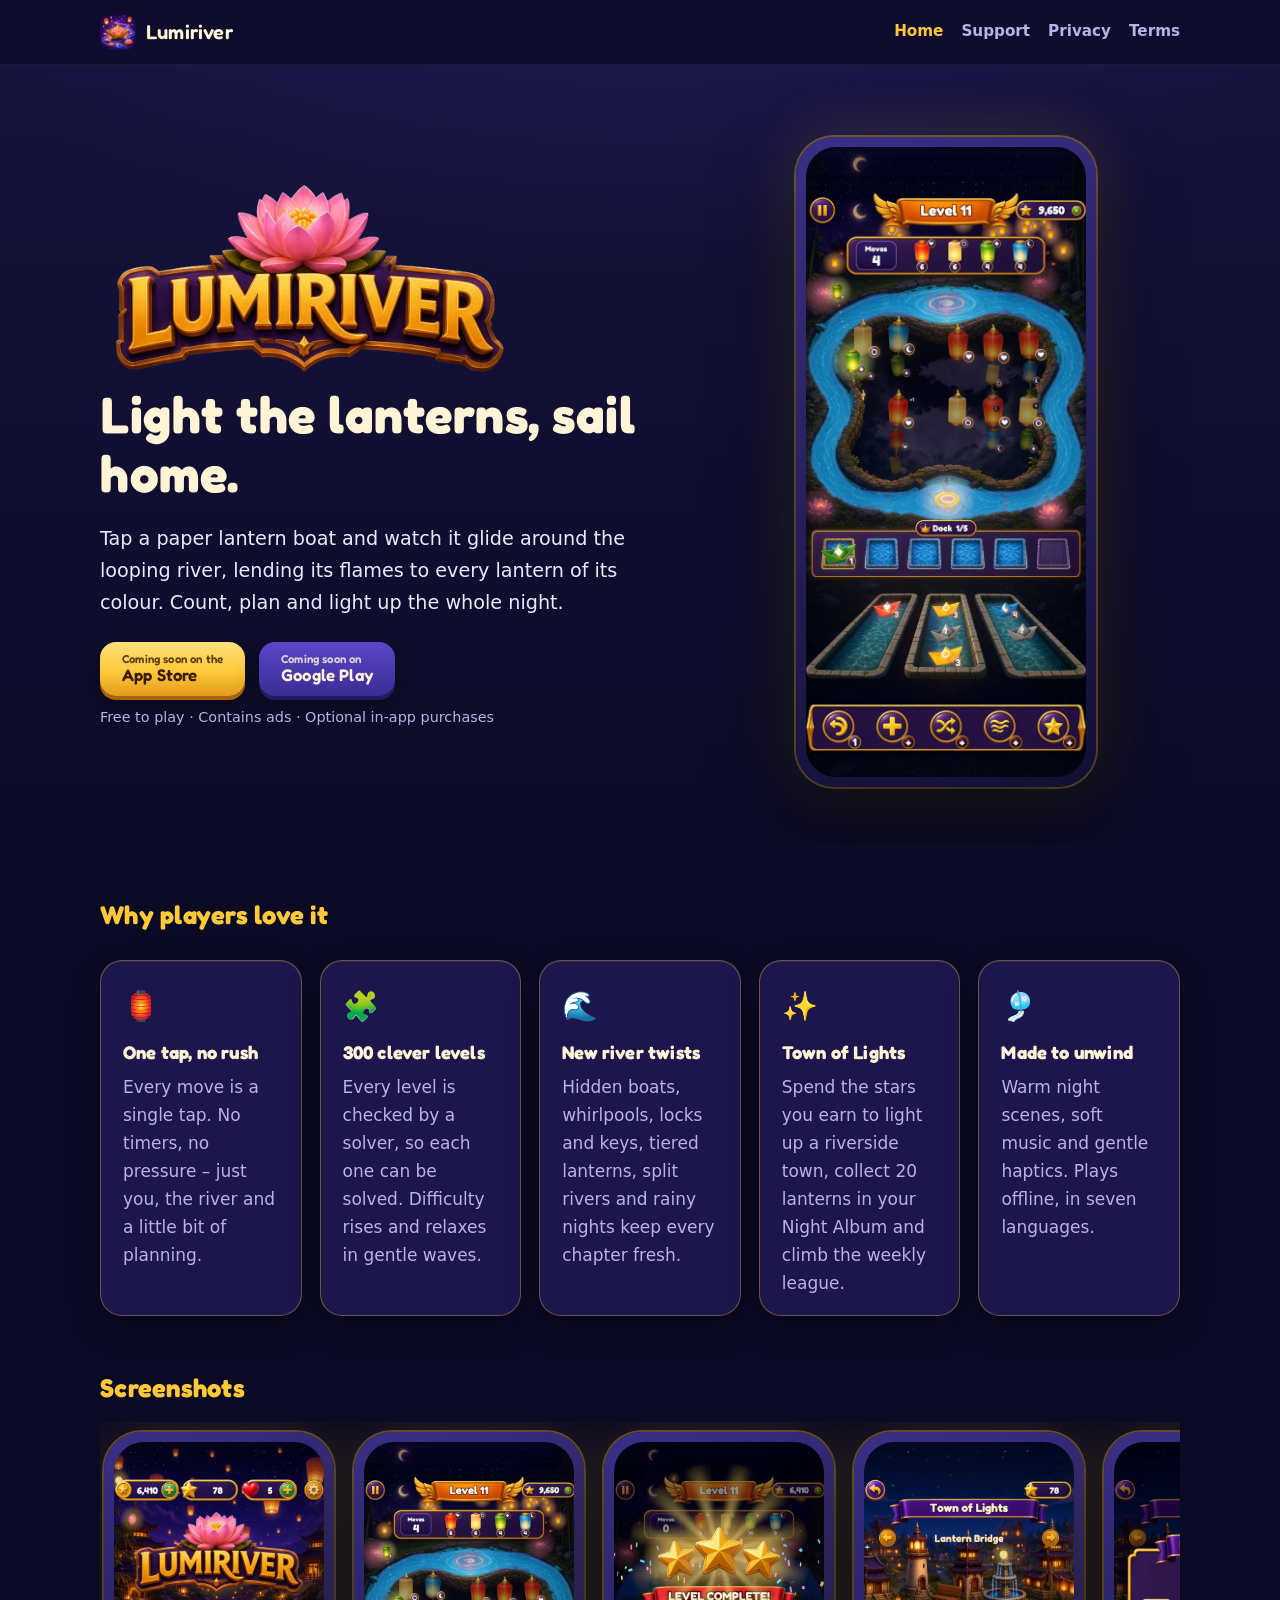
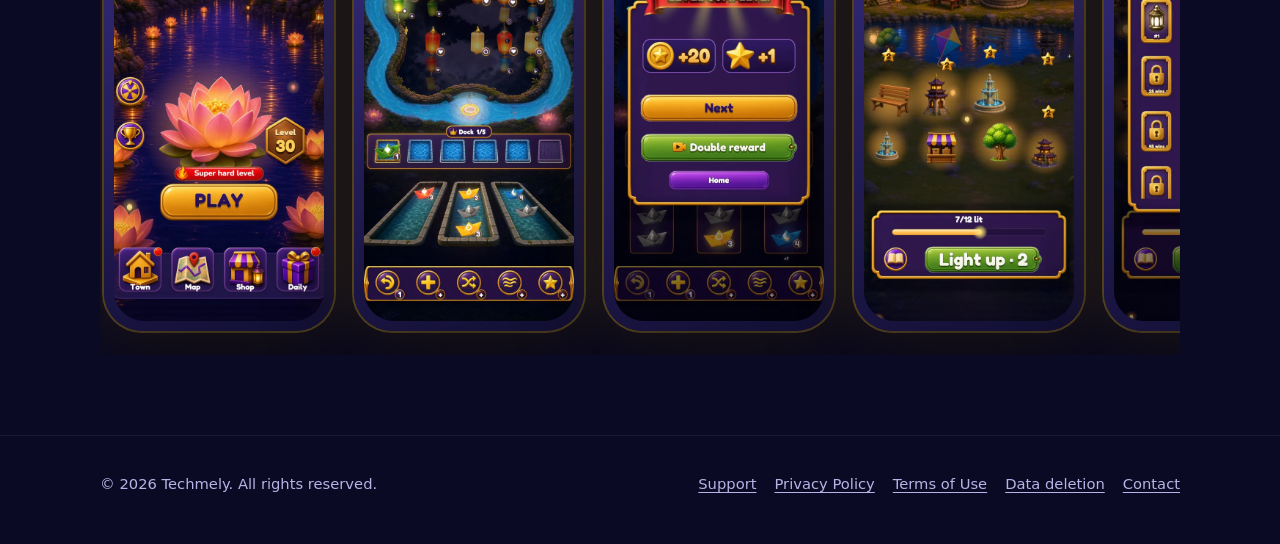
<file: index.html>
<!doctype html>
<html lang="en">
<head>
  <meta charset="utf-8">
  <meta name="viewport" content="width=device-width, initial-scale=1">
  <title>Lumiriver – Light the lanterns, sail home</title>
  <meta name="description" content="Lumiriver is a calm puzzle game: sail paper lantern boats around a glowing river and light every lantern of their colour. 300 levels, no timers.">
  <link rel="canonical" href="https://techmely.github.io/lumiriver-site/">
  <meta property="og:type" content="website">
  <meta property="og:title" content="Lumiriver – Light the lanterns, sail home">
  <meta property="og:description" content="A calm, clever lantern puzzle for quiet nights. 300 levels, no timers.">
  <meta property="og:image" content="https://techmely.github.io/lumiriver-site/assets/icon-512.webp">
  <meta name="theme-color" content="#17143f">
  <link rel="icon" type="image/png" href="assets/favicon.png">
  <link rel="apple-touch-icon" href="assets/apple-touch-icon.png">
  <link rel="stylesheet" href="assets/style.css">
</head>
<body>
  <header class="site-header">
    <div class="wrap">
      <a class="brand" href="./"><img src="assets/icon-192.png" alt="" width="36" height="36">Lumiriver</a>
      <nav class="nav">
        <a href="./" aria-current="page">Home</a>
        <a href="support.html">Support</a>
        <a href="privacy.html">Privacy</a>
        <a href="terms.html">Terms</a>
      </nav>
    </div>
  </header>

  <main>
    <section class="hero">
      <div class="wrap">
        <div>
          <img class="logo" src="assets/logo.webp" alt="Lumiriver" width="1000" height="470">
          <h1>Light the lanterns, sail home.</h1>
          <p class="lead">Tap a paper lantern boat and watch it glide around the looping river, lending its flames to every lantern of its colour. Count, plan and light up the whole night.</p>
          <div class="stores" id="download">
            <a class="btn" href="#download" aria-disabled="true"><span><small>Coming soon on the</small>App Store</span></a>
            <a class="btn secondary" href="#download" aria-disabled="true"><span><small>Coming soon on</small>Google Play</span></a>
          </div>
          <p class="note">Free to play · Contains ads · Optional in-app purchases</p>
        </div>
        <div class="phone"><img src="assets/shots/hud.webp" alt="A Lumiriver level: paper boats waiting by a glowing river lined with lantern stacks" width="600" height="1304"></div>
      </div>
    </section>

    <section class="wrap">
      <h2>Why players love it</h2>
      <div class="features">
        <div class="card"><span class="emoji" aria-hidden="true">🏮</span><h3>One tap, no rush</h3><p>Every move is a single tap. No timers, no pressure – just you, the river and a little bit of planning.</p></div>
        <div class="card"><span class="emoji" aria-hidden="true">🧩</span><h3>300 clever levels</h3><p>Every level is checked by a solver, so each one can be solved. Difficulty rises and relaxes in gentle waves.</p></div>
        <div class="card"><span class="emoji" aria-hidden="true">🌊</span><h3>New river twists</h3><p>Hidden boats, whirlpools, locks and keys, tiered lanterns, split rivers and rainy nights keep every chapter fresh.</p></div>
        <div class="card"><span class="emoji" aria-hidden="true">✨</span><h3>Town of Lights</h3><p>Spend the stars you earn to light up a riverside town, collect 20 lanterns in your Night Album and climb the weekly league.</p></div>
        <div class="card"><span class="emoji" aria-hidden="true">🎐</span><h3>Made to unwind</h3><p>Warm night scenes, soft music and gentle haptics. Plays offline, in seven languages.</p></div>
      </div>

      <h2>Screenshots</h2>
      <div class="shots">
        <div class="phone"><img src="assets/shots/home.webp" alt="Home screen by the night river" loading="lazy" width="600" height="1304"></div>
        <div class="phone"><img src="assets/shots/hud.webp" alt="Boats and lantern stacks during a level" loading="lazy" width="600" height="1304"></div>
        <div class="phone"><img src="assets/shots/win.webp" alt="Level complete with three stars" loading="lazy" width="600" height="1304"></div>
        <div class="phone"><img src="assets/shots/town.webp" alt="The Town of Lights" loading="lazy" width="600" height="1304"></div>
        <div class="phone"><img src="assets/shots/album.webp" alt="The Night Album of collectible lanterns" loading="lazy" width="600" height="1304"></div>
      </div>
    </section>
  </main>

  <footer class="site-footer">
    <div class="wrap">
      <span>© 2026 Techmely. All rights reserved.</span>
      <nav>
        <a href="support.html">Support</a>
        <a href="privacy.html">Privacy Policy</a>
        <a href="terms.html">Terms of Use</a>
        <a href="data-deletion.html">Data deletion</a>
        <a href="mailto:techmely.creation@gmail.com">Contact</a>
      </nav>
    </div>
  </footer>
</body>
</html>
</file>
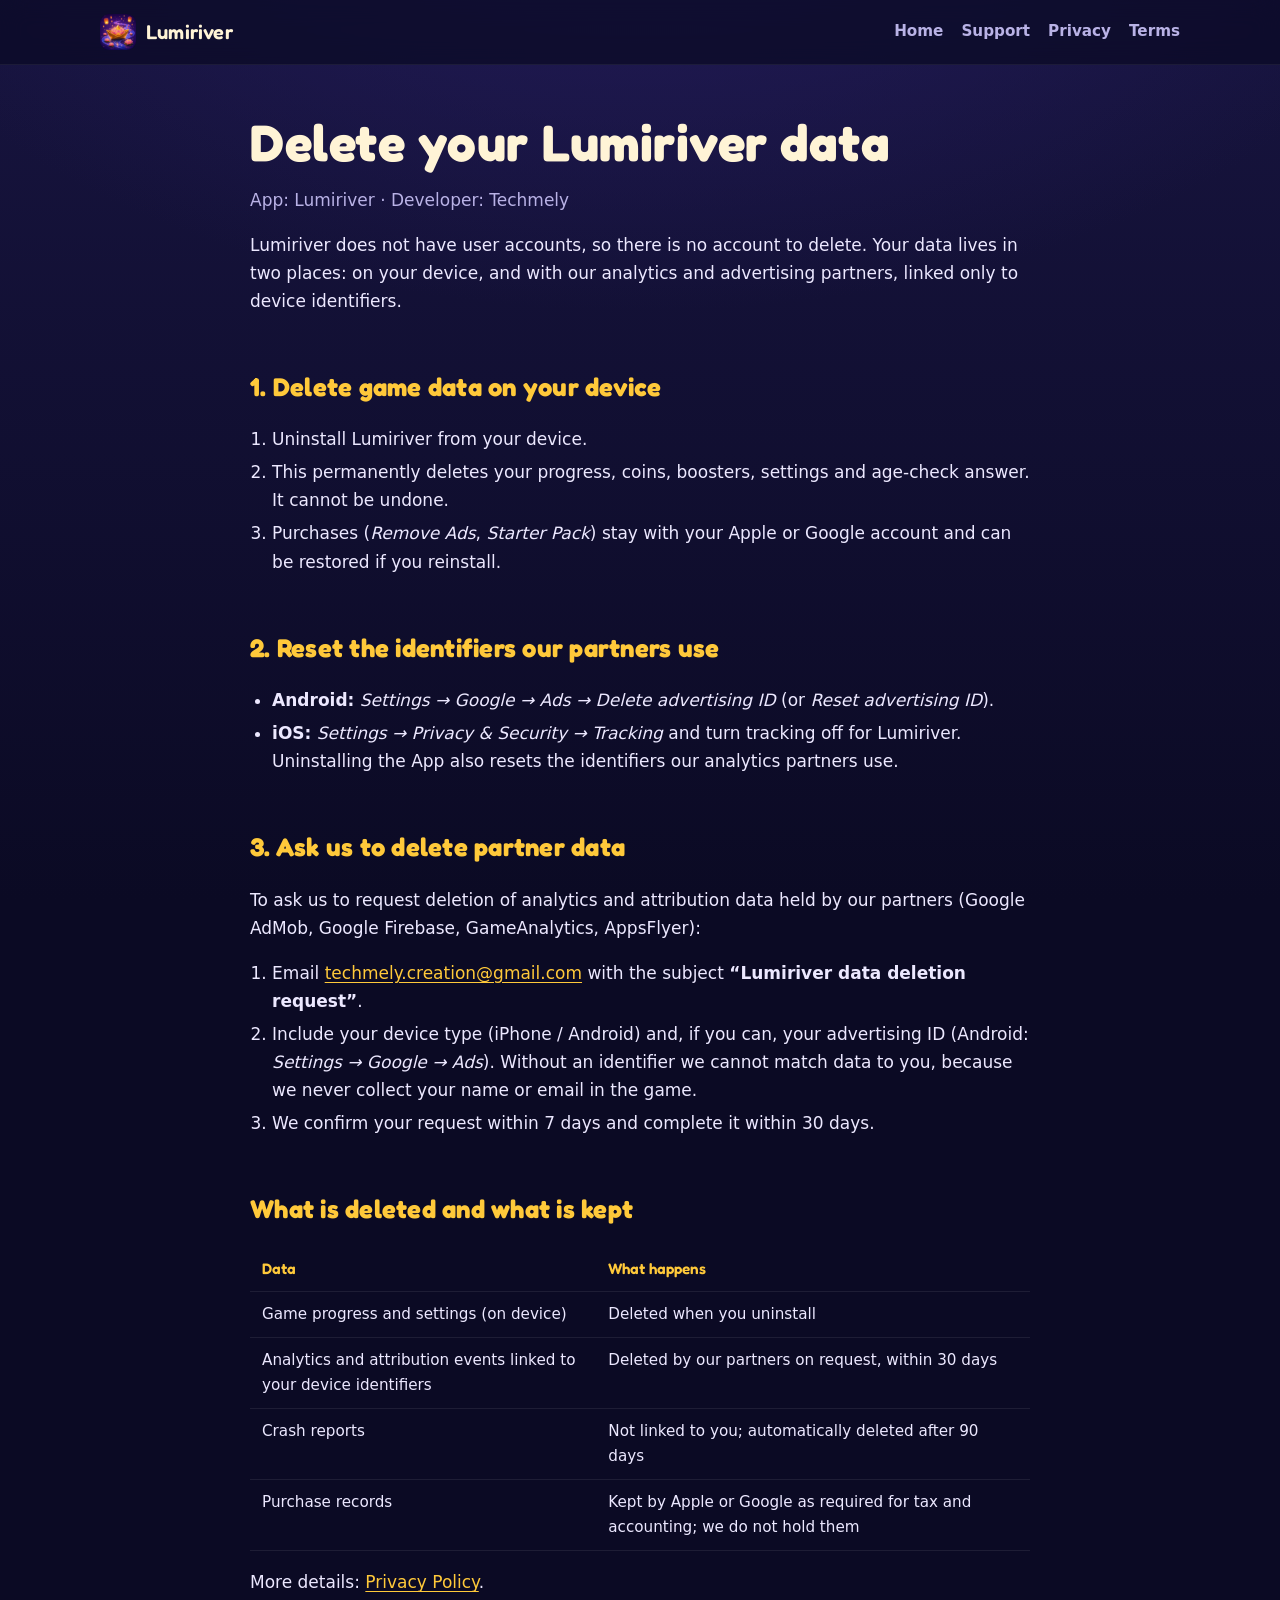
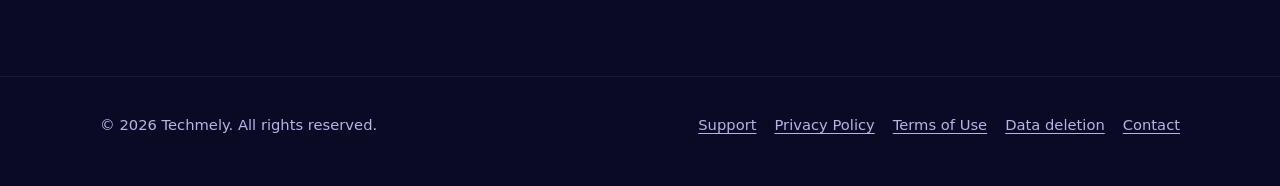
<file: data-deletion.html>
<!doctype html>
<html lang="en">
<head>
  <meta charset="utf-8">
  <meta name="viewport" content="width=device-width, initial-scale=1">
  <title>Delete your data – Lumiriver</title>
  <meta name="description" content="How to delete data associated with the Lumiriver mobile game by Techmely.">
  <link rel="canonical" href="https://techmely.github.io/lumiriver-site/data-deletion.html">
  <meta name="theme-color" content="#17143f">
  <link rel="icon" type="image/png" href="assets/favicon.png">
  <link rel="stylesheet" href="assets/style.css">
</head>
<body>
  <header class="site-header">
    <div class="wrap">
      <a class="brand" href="./"><img src="assets/icon-192.png" alt="" width="36" height="36">Lumiriver</a>
      <nav class="nav">
        <a href="./">Home</a>
        <a href="support.html">Support</a>
        <a href="privacy.html">Privacy</a>
        <a href="terms.html">Terms</a>
      </nav>
    </div>
  </header>

  <main class="wrap">
    <article class="doc">
      <h1>Delete your Lumiriver data</h1>
      <p class="updated">App: Lumiriver · Developer: Techmely</p>

      <p>Lumiriver does not have user accounts, so there is no account to delete. Your data lives in two places: on your device, and with our analytics and advertising partners, linked only to device identifiers.</p>

      <h2>1. Delete game data on your device</h2>
      <ol>
        <li>Uninstall Lumiriver from your device.</li>
        <li>This permanently deletes your progress, coins, boosters, settings and age-check answer. It cannot be undone.</li>
        <li>Purchases (<em>Remove Ads</em>, <em>Starter Pack</em>) stay with your Apple or Google account and can be restored if you reinstall.</li>
      </ol>

      <h2>2. Reset the identifiers our partners use</h2>
      <ul>
        <li><strong>Android:</strong> <em>Settings → Google → Ads → Delete advertising ID</em> (or <em>Reset advertising ID</em>).</li>
        <li><strong>iOS:</strong> <em>Settings → Privacy &amp; Security → Tracking</em> and turn tracking off for Lumiriver. Uninstalling the App also resets the identifiers our analytics partners use.</li>
      </ul>

      <h2>3. Ask us to delete partner data</h2>
      <p>To ask us to request deletion of analytics and attribution data held by our partners (Google AdMob, Google Firebase, GameAnalytics, AppsFlyer):</p>
      <ol>
        <li>Email <a href="mailto:techmely.creation@gmail.com?subject=Lumiriver%20data%20deletion%20request">techmely.creation@gmail.com</a> with the subject <strong>“Lumiriver data deletion request”</strong>.</li>
        <li>Include your device type (iPhone / Android) and, if you can, your advertising ID (Android: <em>Settings → Google → Ads</em>). Without an identifier we cannot match data to you, because we never collect your name or email in the game.</li>
        <li>We confirm your request within 7 days and complete it within 30 days.</li>
      </ol>

      <h2>What is deleted and what is kept</h2>
      <table>
        <thead><tr><th>Data</th><th>What happens</th></tr></thead>
        <tbody>
          <tr><td>Game progress and settings (on device)</td><td>Deleted when you uninstall</td></tr>
          <tr><td>Analytics and attribution events linked to your device identifiers</td><td>Deleted by our partners on request, within 30 days</td></tr>
          <tr><td>Crash reports</td><td>Not linked to you; automatically deleted after 90 days</td></tr>
          <tr><td>Purchase records</td><td>Kept by Apple or Google as required for tax and accounting; we do not hold them</td></tr>
        </tbody>
      </table>

      <p>More details: <a href="privacy.html">Privacy Policy</a>.</p>
    </article>
  </main>

  <footer class="site-footer">
    <div class="wrap">
      <span>© 2026 Techmely. All rights reserved.</span>
      <nav>
        <a href="support.html">Support</a>
        <a href="privacy.html">Privacy Policy</a>
        <a href="terms.html">Terms of Use</a>
        <a href="data-deletion.html">Data deletion</a>
        <a href="mailto:techmely.creation@gmail.com">Contact</a>
      </nav>
    </div>
  </footer>
</body>
</html>
</file>
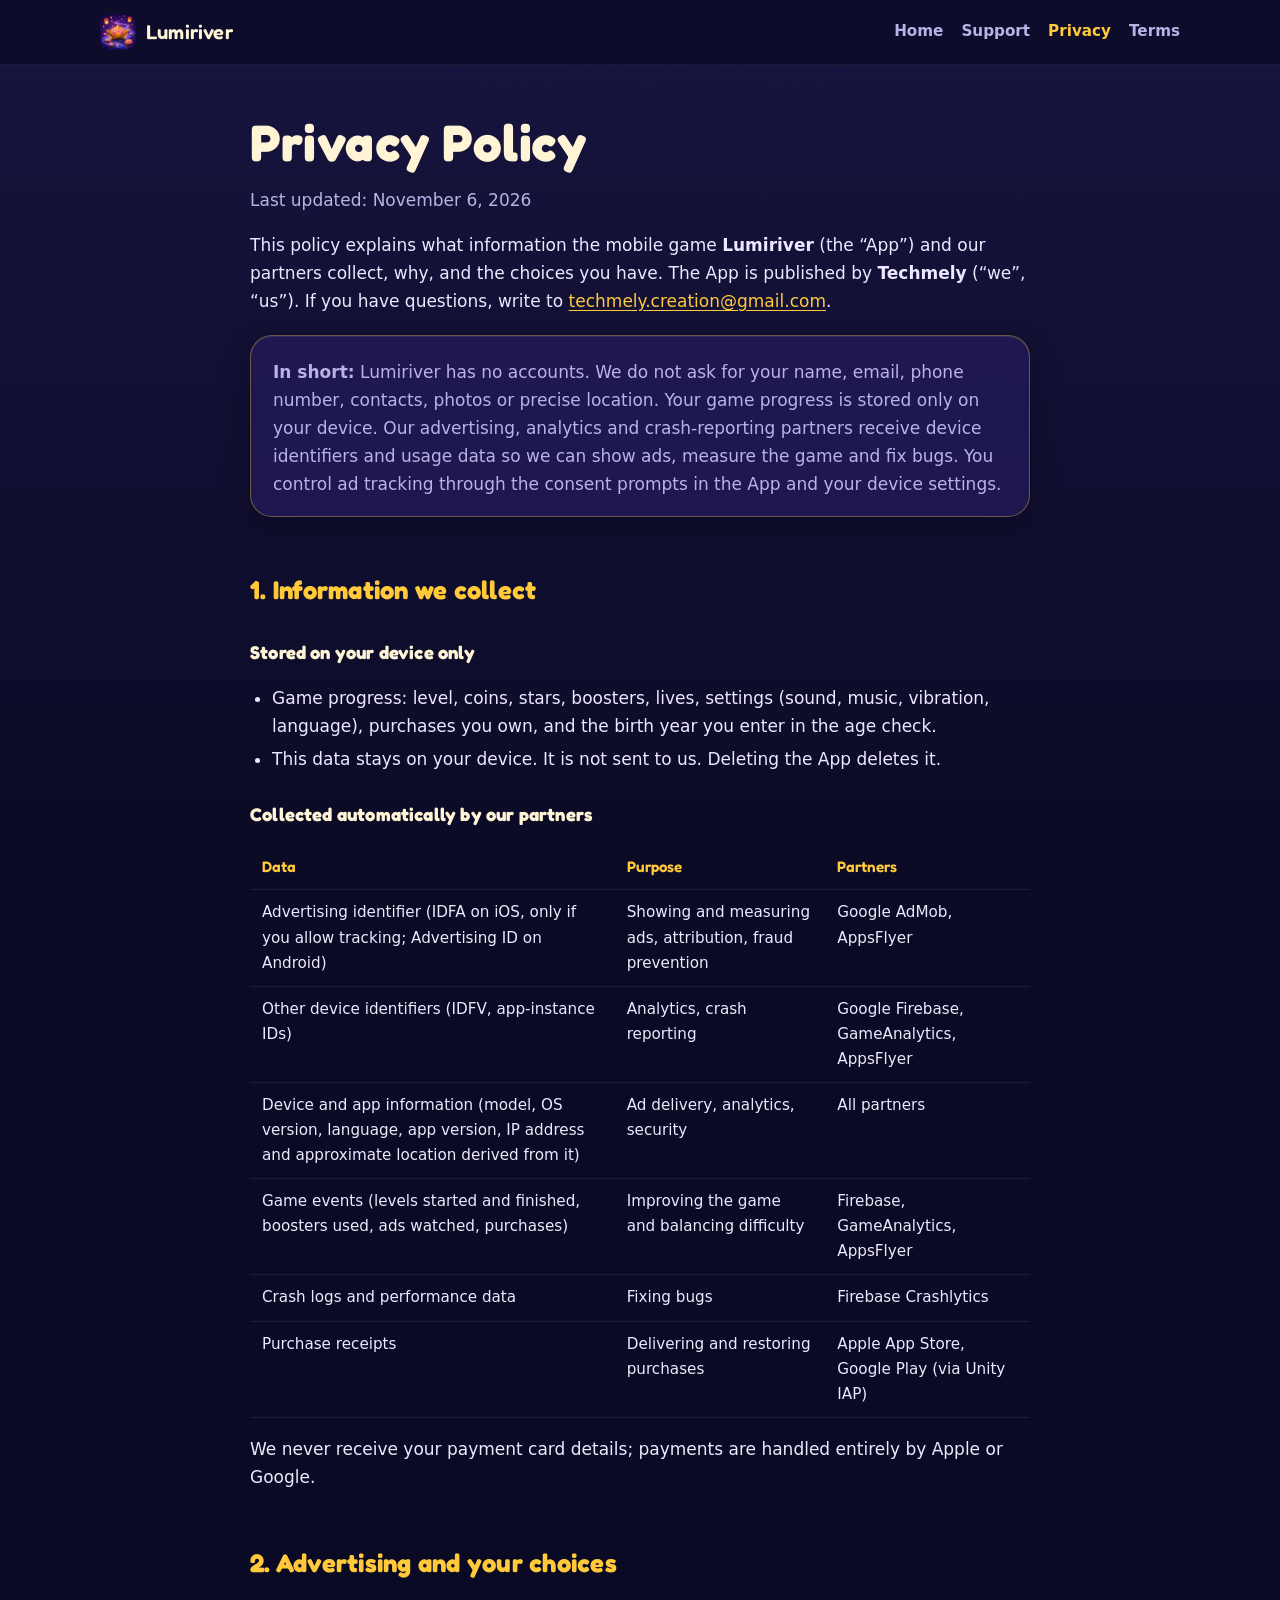
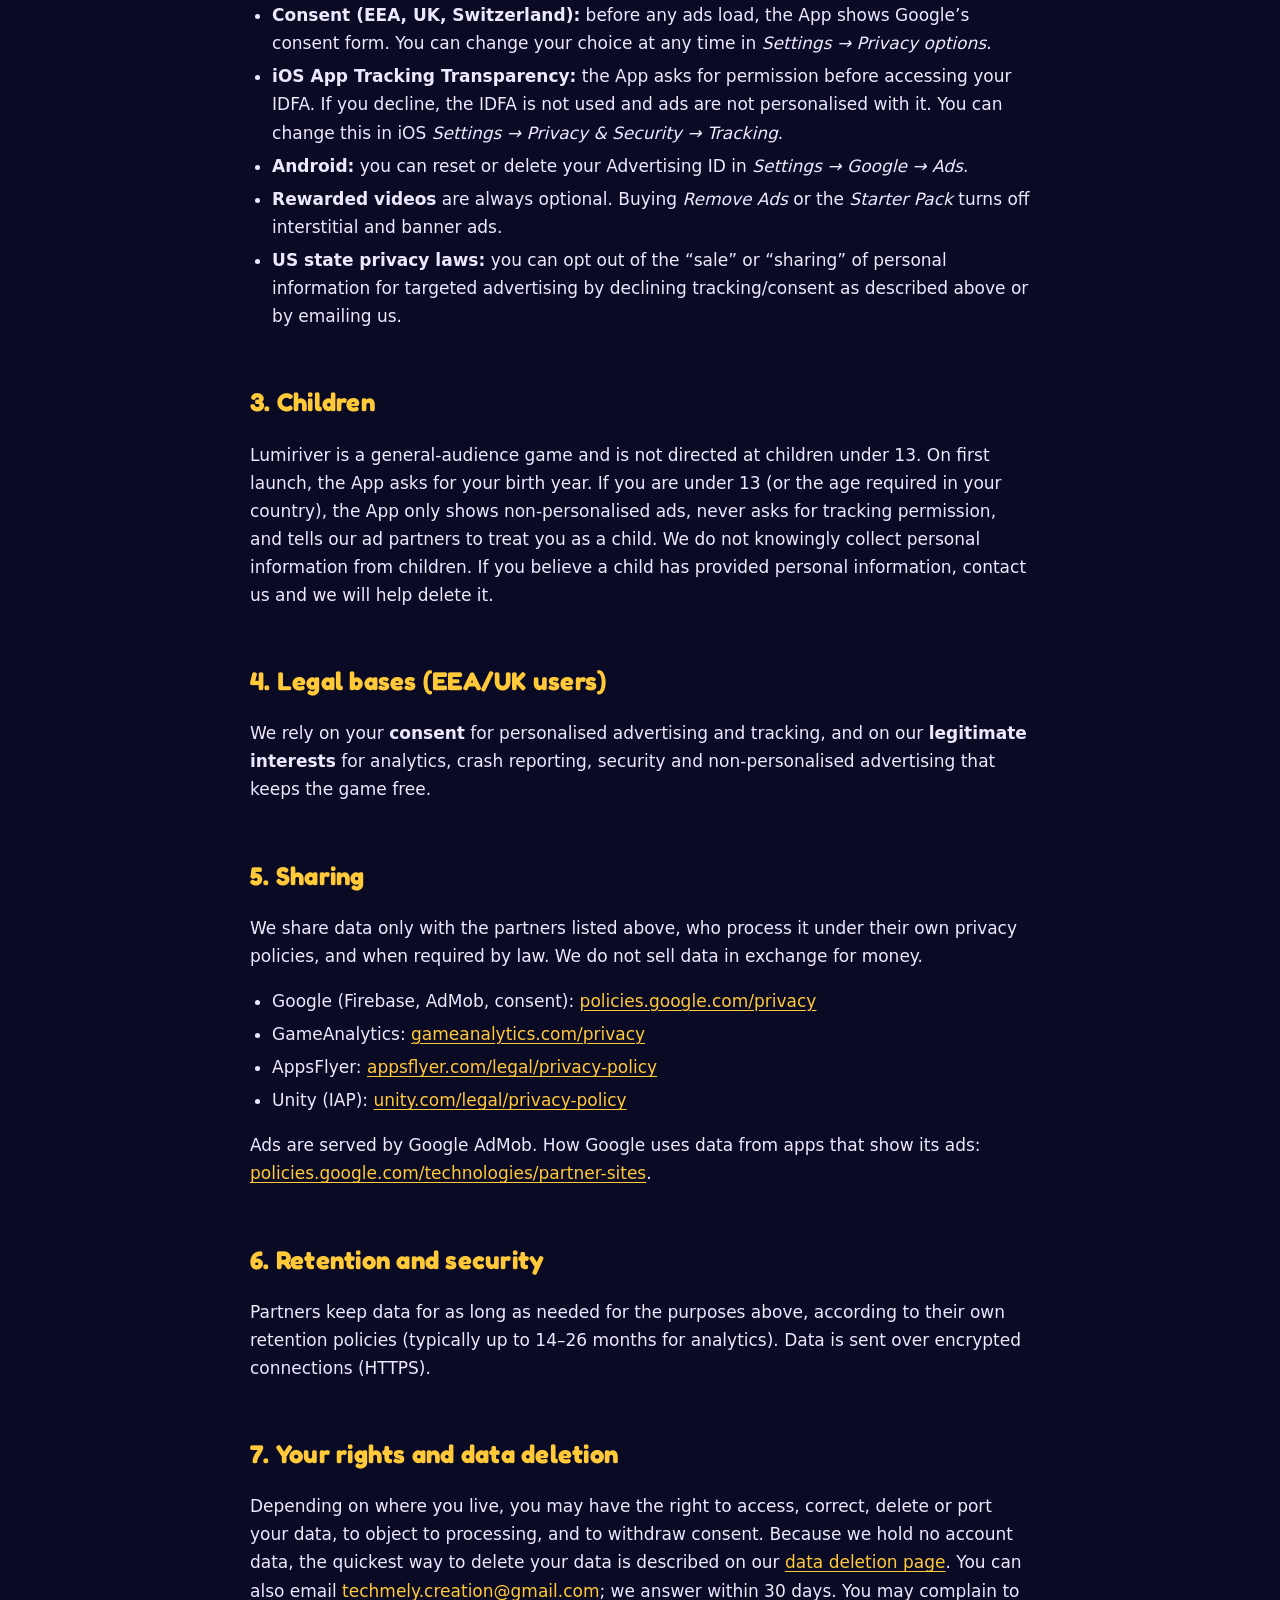
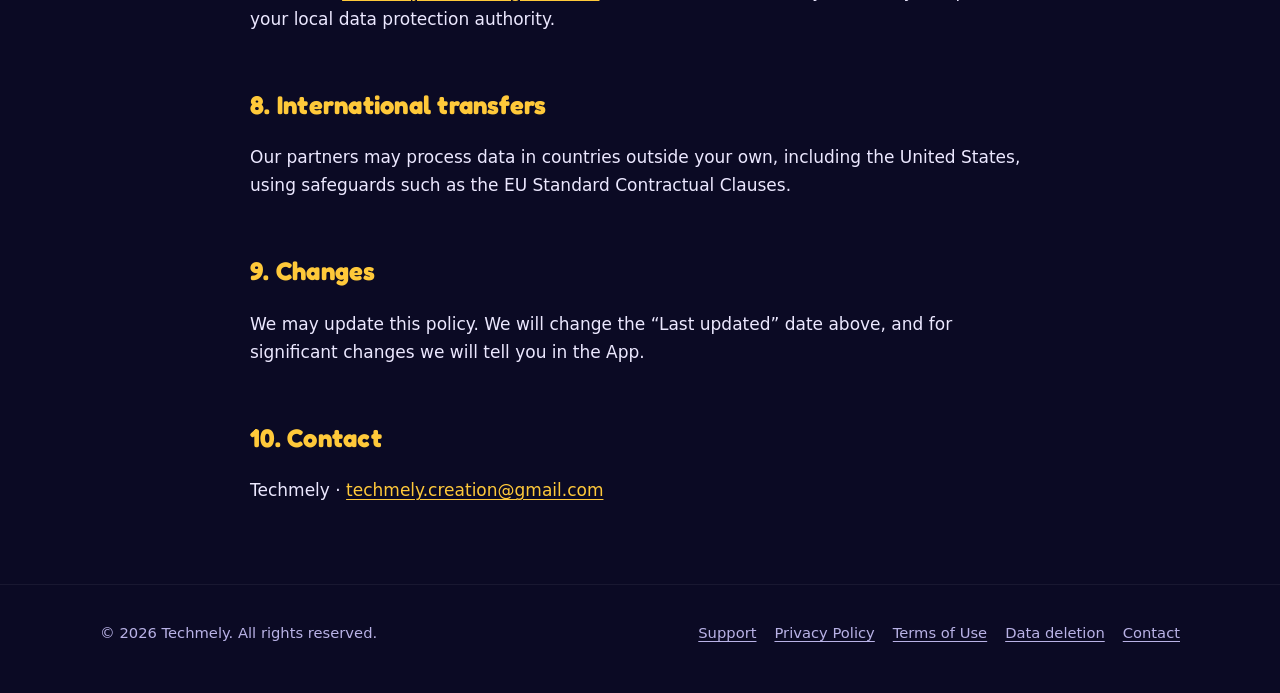
<file: privacy.html>
<!doctype html>
<html lang="en">
<head>
  <meta charset="utf-8">
  <meta name="viewport" content="width=device-width, initial-scale=1">
  <title>Privacy Policy – Lumiriver</title>
  <meta name="description" content="How Lumiriver and its partners collect and use data.">
  <link rel="canonical" href="https://techmely.github.io/lumiriver-site/privacy.html">
  <meta name="theme-color" content="#17143f">
  <link rel="icon" type="image/png" href="assets/favicon.png">
  <link rel="stylesheet" href="assets/style.css">
</head>
<body>
  <header class="site-header">
    <div class="wrap">
      <a class="brand" href="./"><img src="assets/icon-192.png" alt="" width="36" height="36">Lumiriver</a>
      <nav class="nav">
        <a href="./">Home</a>
        <a href="support.html">Support</a>
        <a href="privacy.html" aria-current="page">Privacy</a>
        <a href="terms.html">Terms</a>
      </nav>
    </div>
  </header>

  <main class="wrap">
    <article class="doc">
      <h1>Privacy Policy</h1>
      <p class="updated">Last updated: November 6, 2026</p>

      <p>This policy explains what information the mobile game <strong>Lumiriver</strong> (the “App”) and our partners collect, why, and the choices you have. The App is published by <strong>Techmely</strong> (“we”, “us”). If you have questions, write to <a href="mailto:techmely.creation@gmail.com">techmely.creation@gmail.com</a>.</p>

      <div class="card">
        <p><strong>In short:</strong> Lumiriver has no accounts. We do not ask for your name, email, phone number, contacts, photos or precise location. Your game progress is stored only on your device. Our advertising, analytics and crash-reporting partners receive device identifiers and usage data so we can show ads, measure the game and fix bugs. You control ad tracking through the consent prompts in the App and your device settings.</p>
      </div>

      <h2>1. Information we collect</h2>
      <h3>Stored on your device only</h3>
      <ul>
        <li>Game progress: level, coins, stars, boosters, lives, settings (sound, music, vibration, language), purchases you own, and the birth year you enter in the age check.</li>
        <li>This data stays on your device. It is not sent to us. Deleting the App deletes it.</li>
      </ul>
      <h3>Collected automatically by our partners</h3>
      <table>
        <thead><tr><th>Data</th><th>Purpose</th><th>Partners</th></tr></thead>
        <tbody>
          <tr><td>Advertising identifier (IDFA on iOS, only if you allow tracking; Advertising ID on Android)</td><td>Showing and measuring ads, attribution, fraud prevention</td><td>Google AdMob, AppsFlyer</td></tr>
          <tr><td>Other device identifiers (IDFV, app-instance IDs)</td><td>Analytics, crash reporting</td><td>Google Firebase, GameAnalytics, AppsFlyer</td></tr>
          <tr><td>Device and app information (model, OS version, language, app version, IP address and approximate location derived from it)</td><td>Ad delivery, analytics, security</td><td>All partners</td></tr>
          <tr><td>Game events (levels started and finished, boosters used, ads watched, purchases)</td><td>Improving the game and balancing difficulty</td><td>Firebase, GameAnalytics, AppsFlyer</td></tr>
          <tr><td>Crash logs and performance data</td><td>Fixing bugs</td><td>Firebase Crashlytics</td></tr>
          <tr><td>Purchase receipts</td><td>Delivering and restoring purchases</td><td>Apple App Store, Google Play (via Unity IAP)</td></tr>
        </tbody>
      </table>
      <p>We never receive your payment card details; payments are handled entirely by Apple or Google.</p>

      <h2>2. Advertising and your choices</h2>
      <ul>
        <li><strong>Consent (EEA, UK, Switzerland):</strong> before any ads load, the App shows Google’s consent form. You can change your choice at any time in <em>Settings → Privacy options</em>.</li>
        <li><strong>iOS App Tracking Transparency:</strong> the App asks for permission before accessing your IDFA. If you decline, the IDFA is not used and ads are not personalised with it. You can change this in iOS <em>Settings → Privacy &amp; Security → Tracking</em>.</li>
        <li><strong>Android:</strong> you can reset or delete your Advertising ID in <em>Settings → Google → Ads</em>.</li>
        <li><strong>Rewarded videos</strong> are always optional. Buying <em>Remove Ads</em> or the <em>Starter Pack</em> turns off interstitial and banner ads.</li>
        <li><strong>US state privacy laws:</strong> you can opt out of the “sale” or “sharing” of personal information for targeted advertising by declining tracking/consent as described above or by emailing us.</li>
      </ul>

      <h2>3. Children</h2>
      <p>Lumiriver is a general-audience game and is not directed at children under 13. On first launch, the App asks for your birth year. If you are under 13 (or the age required in your country), the App only shows non-personalised ads, never asks for tracking permission, and tells our ad partners to treat you as a child. We do not knowingly collect personal information from children. If you believe a child has provided personal information, contact us and we will help delete it.</p>

      <h2>4. Legal bases (EEA/UK users)</h2>
      <p>We rely on your <strong>consent</strong> for personalised advertising and tracking, and on our <strong>legitimate interests</strong> for analytics, crash reporting, security and non-personalised advertising that keeps the game free.</p>

      <h2>5. Sharing</h2>
      <p>We share data only with the partners listed above, who process it under their own privacy policies, and when required by law. We do not sell data in exchange for money.</p>
      <ul>
        <li>Google (Firebase, AdMob, consent): <a href="https://policies.google.com/privacy" rel="noopener">policies.google.com/privacy</a></li>
        <li>GameAnalytics: <a href="https://gameanalytics.com/privacy/" rel="noopener">gameanalytics.com/privacy</a></li>
        <li>AppsFlyer: <a href="https://www.appsflyer.com/legal/privacy-policy/" rel="noopener">appsflyer.com/legal/privacy-policy</a></li>
        <li>Unity (IAP): <a href="https://unity.com/legal/privacy-policy" rel="noopener">unity.com/legal/privacy-policy</a></li>
      </ul>
      <p>Ads are served by Google AdMob. How Google uses data from apps that show its ads: <a href="https://policies.google.com/technologies/partner-sites" rel="noopener">policies.google.com/technologies/partner-sites</a>.</p>

      <h2>6. Retention and security</h2>
      <p>Partners keep data for as long as needed for the purposes above, according to their own retention policies (typically up to 14–26 months for analytics). Data is sent over encrypted connections (HTTPS).</p>

      <h2>7. Your rights and data deletion</h2>
      <p>Depending on where you live, you may have the right to access, correct, delete or port your data, to object to processing, and to withdraw consent. Because we hold no account data, the quickest way to delete your data is described on our <a href="data-deletion.html">data deletion page</a>. You can also email <a href="mailto:techmely.creation@gmail.com">techmely.creation@gmail.com</a>; we answer within 30 days. You may complain to your local data protection authority.</p>

      <h2>8. International transfers</h2>
      <p>Our partners may process data in countries outside your own, including the United States, using safeguards such as the EU Standard Contractual Clauses.</p>

      <h2>9. Changes</h2>
      <p>We may update this policy. We will change the “Last updated” date above, and for significant changes we will tell you in the App.</p>

      <h2>10. Contact</h2>
      <p>Techmely · <a href="mailto:techmely.creation@gmail.com">techmely.creation@gmail.com</a></p>
    </article>
  </main>

  <footer class="site-footer">
    <div class="wrap">
      <span>© 2026 Techmely. All rights reserved.</span>
      <nav>
        <a href="support.html">Support</a>
        <a href="privacy.html">Privacy Policy</a>
        <a href="terms.html">Terms of Use</a>
        <a href="data-deletion.html">Data deletion</a>
        <a href="mailto:techmely.creation@gmail.com">Contact</a>
      </nav>
    </div>
  </footer>
</body>
</html>
</file>
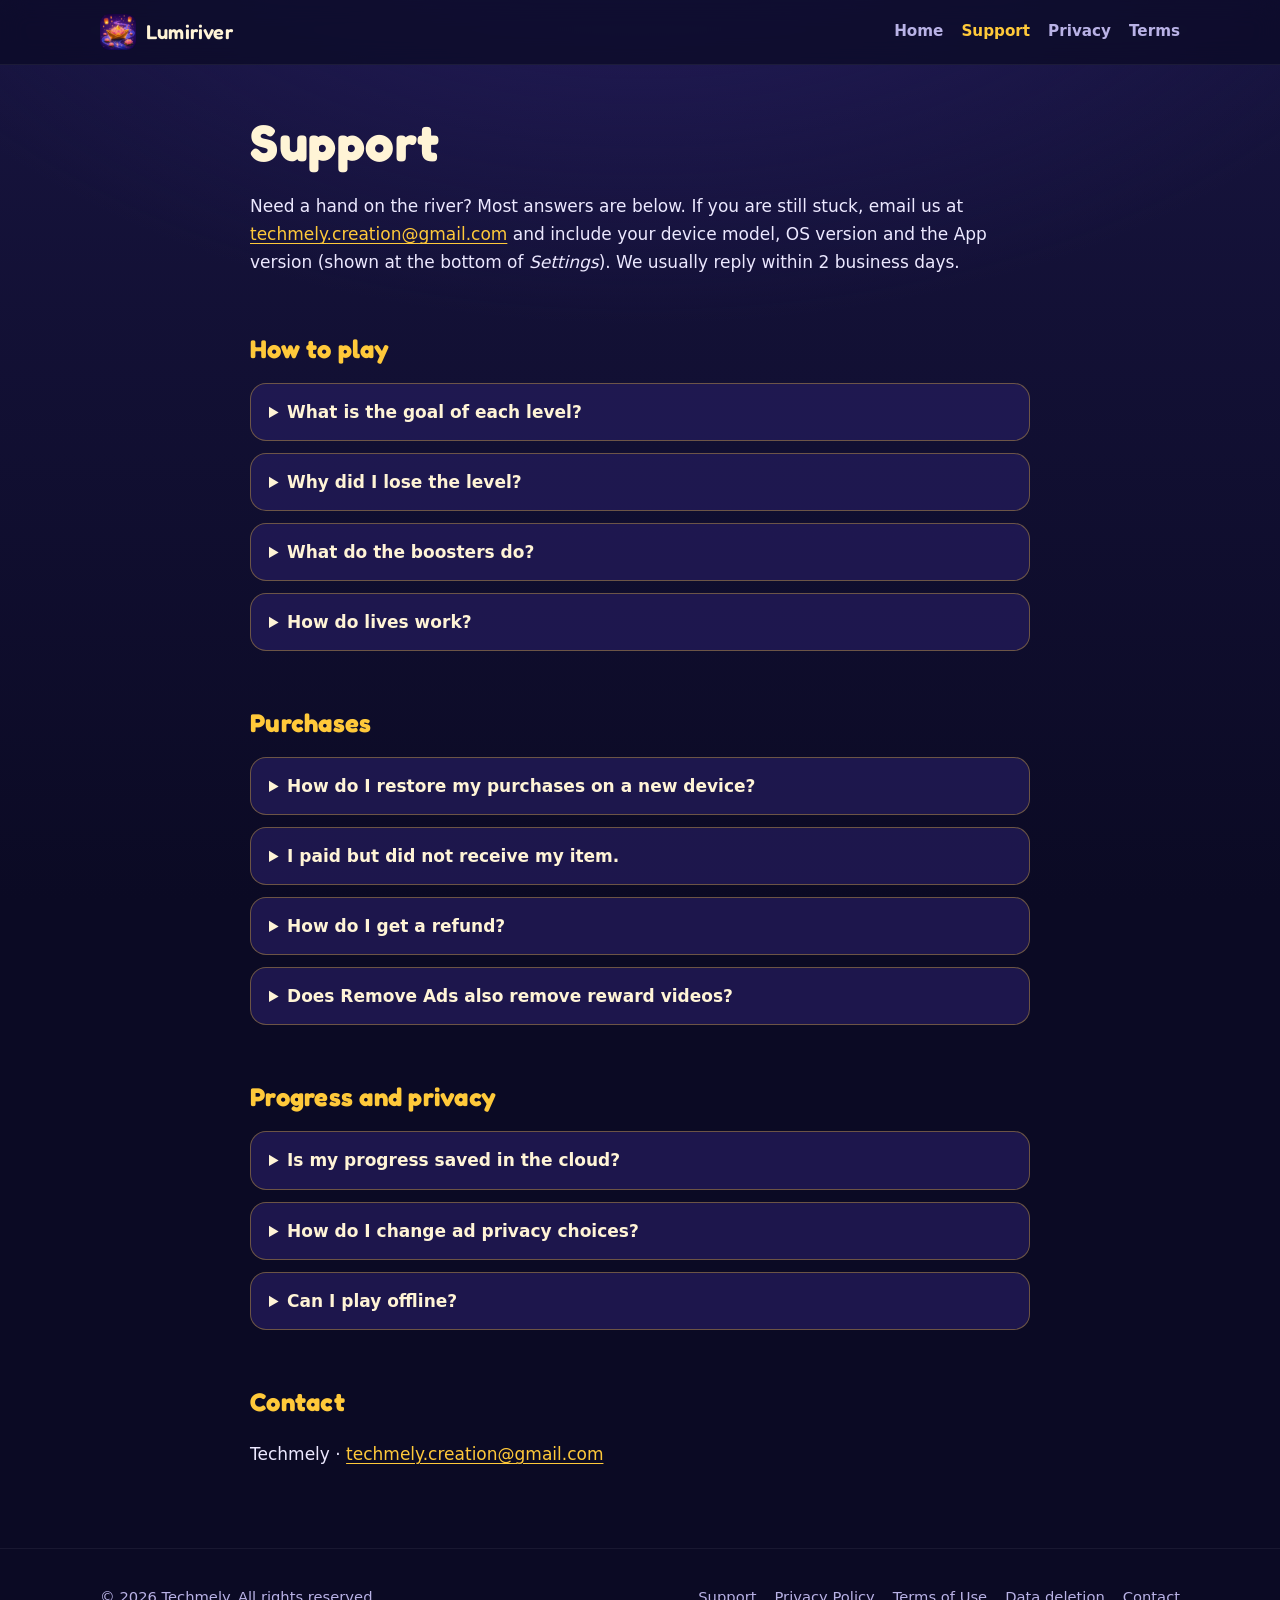
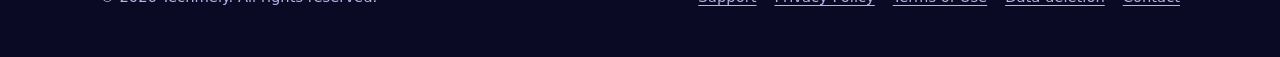
<file: support.html>
<!doctype html>
<html lang="en">
<head>
  <meta charset="utf-8">
  <meta name="viewport" content="width=device-width, initial-scale=1">
  <title>Support – Lumiriver</title>
  <meta name="description" content="Help, FAQ and contact for the Lumiriver mobile game.">
  <link rel="canonical" href="https://techmely.github.io/lumiriver-site/support.html">
  <meta name="theme-color" content="#17143f">
  <link rel="icon" type="image/png" href="assets/favicon.png">
  <link rel="stylesheet" href="assets/style.css">
</head>
<body>
  <header class="site-header">
    <div class="wrap">
      <a class="brand" href="./"><img src="assets/icon-192.png" alt="" width="36" height="36">Lumiriver</a>
      <nav class="nav">
        <a href="./">Home</a>
        <a href="support.html" aria-current="page">Support</a>
        <a href="privacy.html">Privacy</a>
        <a href="terms.html">Terms</a>
      </nav>
    </div>
  </header>

  <main class="wrap">
    <article class="doc">
      <h1>Support</h1>
      <p>Need a hand on the river? Most answers are below. If you are still stuck, email us at <a href="mailto:techmely.creation@gmail.com?subject=Lumiriver%20support">techmely.creation@gmail.com</a> and include your device model, OS version and the App version (shown at the bottom of <em>Settings</em>). We usually reply within 2 business days.</p>

      <h2>How to play</h2>
      <details>
        <summary>What is the goal of each level?</summary>
        <p>Light every lantern. Tap a boat at the front of a queue (or one waiting at the dock). It sails once around the river and gives one flame to the front lantern of every stack of its colour it passes. The number on the sail is how many flames it has left.</p>
      </details>
      <details>
        <summary>Why did I lose the level?</summary>
        <p>Boats that still have flames return to the dock, which has five spaces. If a boat comes back while the dock is full, the level is lost. You can continue once by watching an optional video, which adds two dock spaces. Tip: before tapping, count the boat’s flames and the matching lanterns that are visible.</p>
      </details>
      <details>
        <summary>What do the boosters do?</summary>
        <ul>
          <li><strong>Extra slot</strong> – adds a space to the dock.</li>
          <li><strong>Undo</strong> – takes back your last move.</li>
          <li><strong>Shuffle</strong> – reorders the waiting boats.</li>
          <li><strong>Wind</strong> – the next boat sails two laps.</li>
          <li><strong>Shooting star</strong> – instantly lights one lantern.</li>
        </ul>
      </details>
      <details>
        <summary>How do lives work?</summary>
        <p>You have up to 5 lives. You only lose a life when you give up after failing a level (or quit a level after making a move) – winning never costs a life. Lives refill over time, and you can refill them by watching an optional video.</p>
      </details>

      <h2>Purchases</h2>
      <details>
        <summary>How do I restore my purchases on a new device?</summary>
        <p>Open <em>Shop</em> or <em>Settings</em> and tap <strong>Restore Purchases</strong>. Make sure you are signed in with the same Apple ID or Google account you used to buy. <em>Remove Ads</em> and the <em>Starter Pack</em> can be restored; coins and boosters already spent cannot.</p>
      </details>
      <details>
        <summary>I paid but did not receive my item.</summary>
        <p>Close and reopen the App with an internet connection, then tap <strong>Restore Purchases</strong>. If it is still missing, email us with your order number (from the Apple or Google receipt email).</p>
      </details>
      <details>
        <summary>How do I get a refund?</summary>
        <p>Payments are processed by Apple or Google, so refunds are handled by them: <a href="https://reportaproblem.apple.com" rel="noopener">reportaproblem.apple.com</a> for the App Store, or <a href="https://support.google.com/googleplay/answer/2479637" rel="noopener">Google Play refunds</a>.</p>
      </details>
      <details>
        <summary>Does Remove Ads also remove reward videos?</summary>
        <p>No. Remove Ads turns off interstitial and banner ads. Reward videos stay available because you choose when to watch them, in exchange for a bonus.</p>
      </details>

      <h2>Progress and privacy</h2>
      <details>
        <summary>Is my progress saved in the cloud?</summary>
        <p>Not yet. Progress is saved on your device. Deleting the App or resetting the device erases it. Purchases can always be restored.</p>
      </details>
      <details>
        <summary>How do I change ad privacy choices?</summary>
        <p>In the EEA, UK and Switzerland, open <em>Settings → Privacy options</em>. On iOS you can also allow or deny tracking in <em>Settings → Privacy &amp; Security → Tracking</em>. See our <a href="privacy.html">Privacy Policy</a> and <a href="data-deletion.html">data deletion</a> page.</p>
      </details>
      <details>
        <summary>Can I play offline?</summary>
        <p>Yes. The whole game works offline; ads and rewarded videos need a connection.</p>
      </details>

      <h2>Contact</h2>
      <p>Techmely · <a href="mailto:techmely.creation@gmail.com?subject=Lumiriver%20support">techmely.creation@gmail.com</a></p>
    </article>
  </main>

  <footer class="site-footer">
    <div class="wrap">
      <span>© 2026 Techmely. All rights reserved.</span>
      <nav>
        <a href="support.html">Support</a>
        <a href="privacy.html">Privacy Policy</a>
        <a href="terms.html">Terms of Use</a>
        <a href="data-deletion.html">Data deletion</a>
        <a href="mailto:techmely.creation@gmail.com">Contact</a>
      </nav>
    </div>
  </footer>
</body>
</html>
</file>
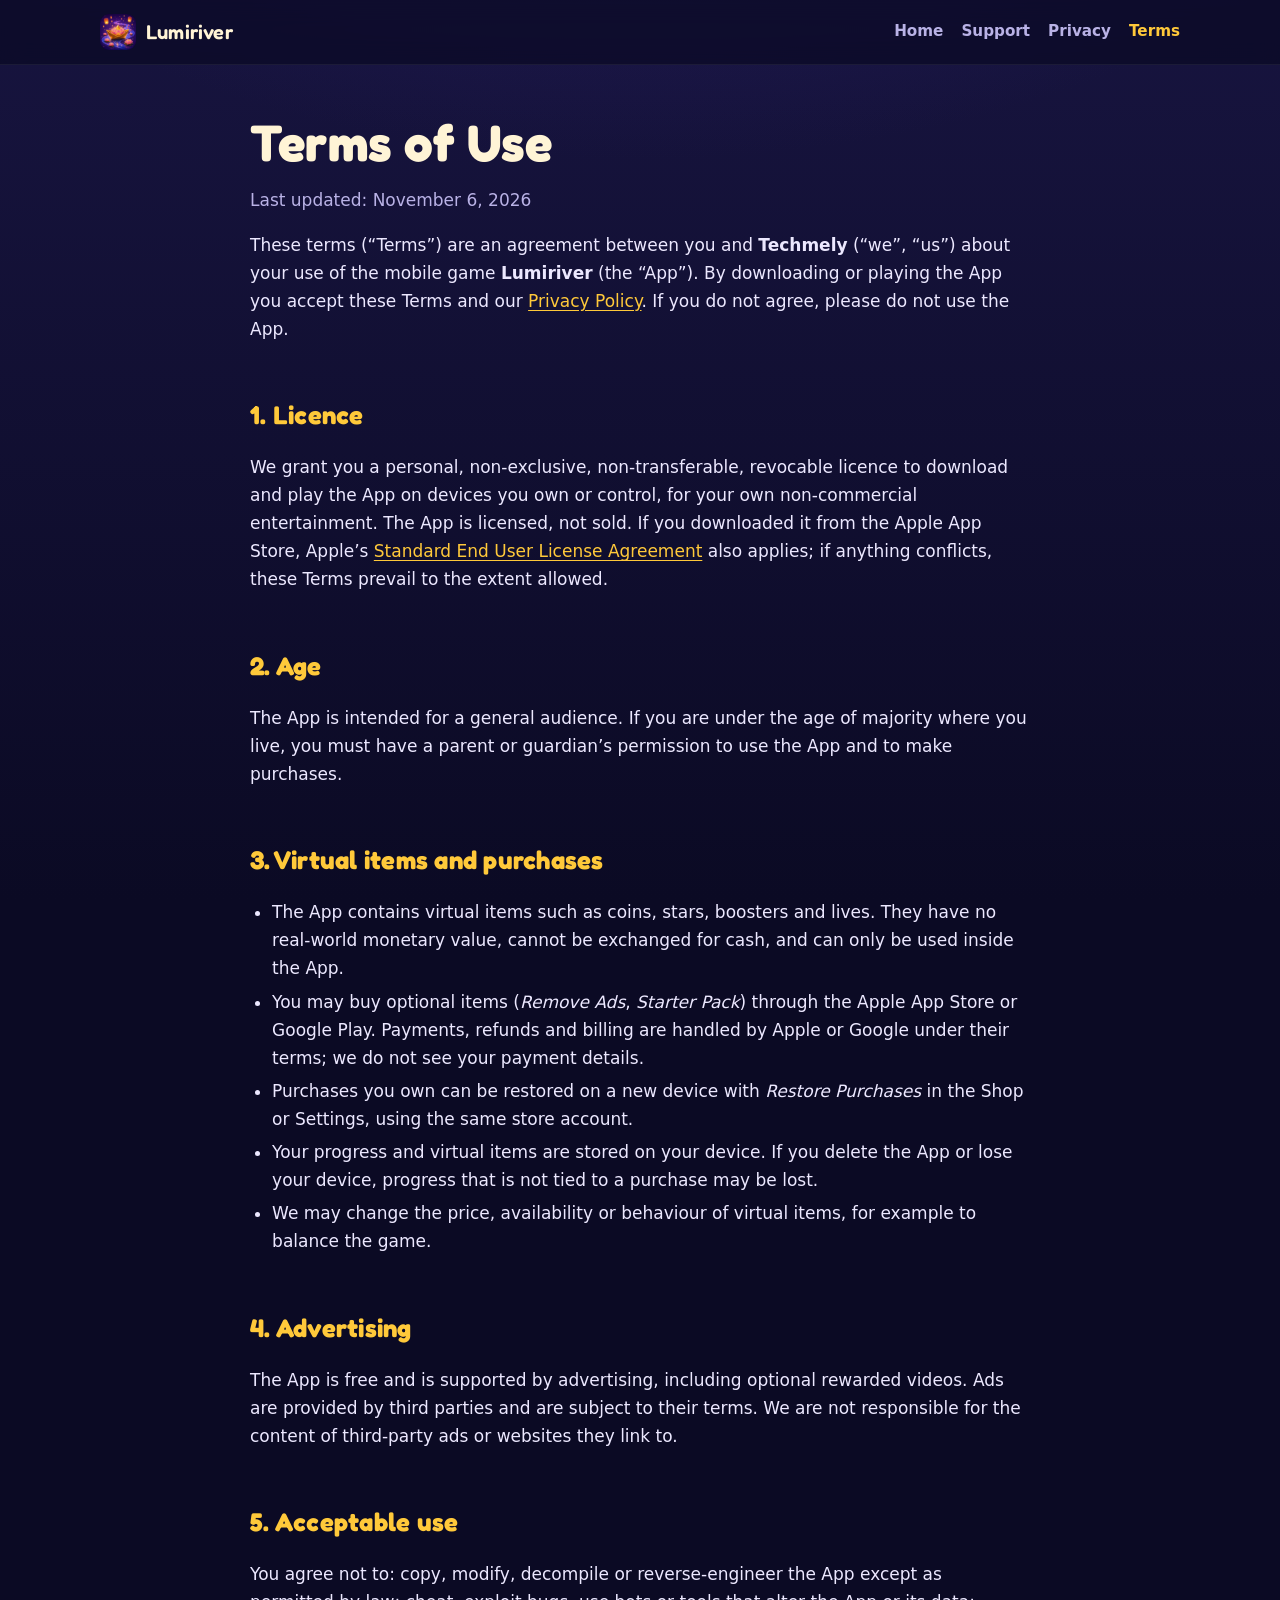
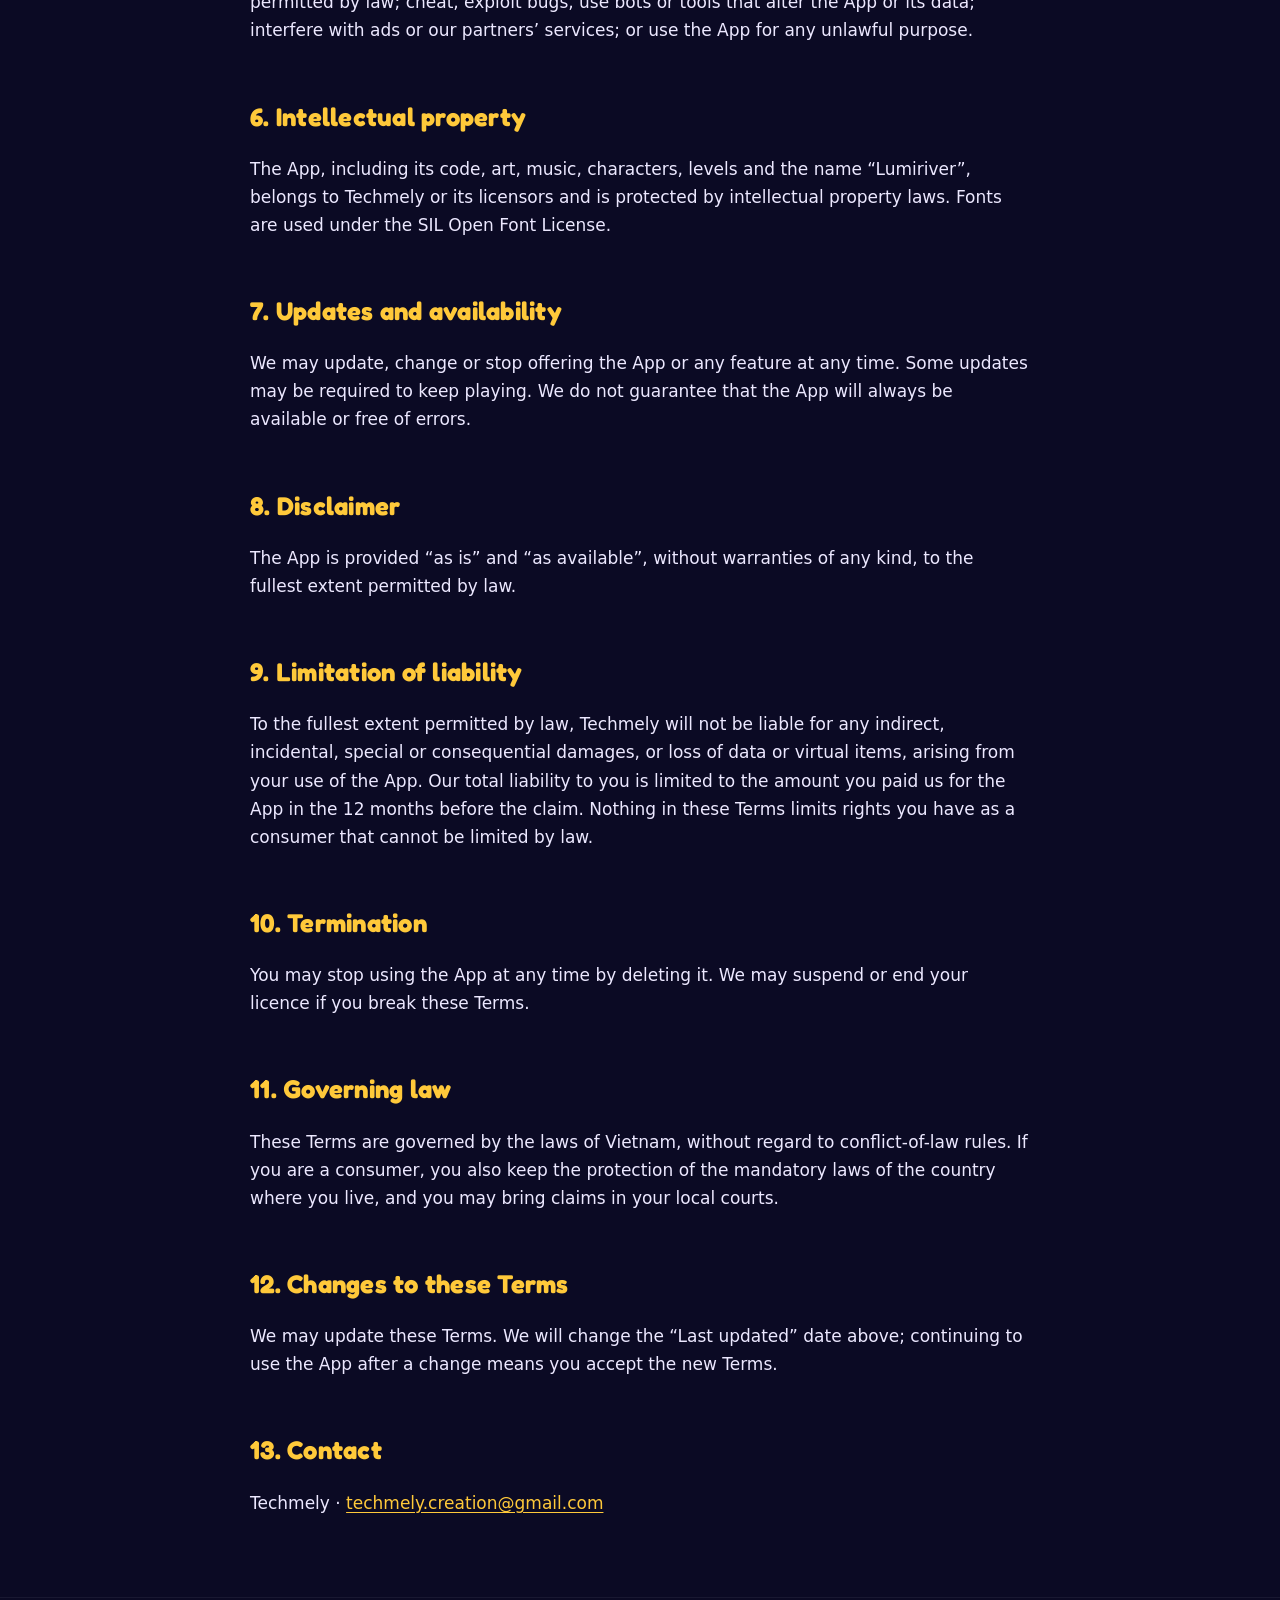
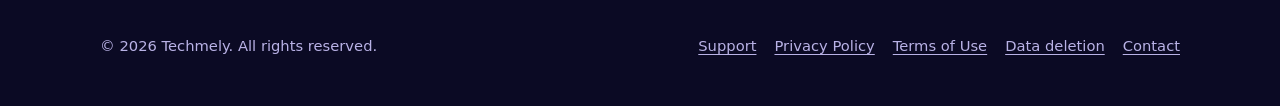
<file: terms.html>
<!doctype html>
<html lang="en">
<head>
  <meta charset="utf-8">
  <meta name="viewport" content="width=device-width, initial-scale=1">
  <title>Terms of Use – Lumiriver</title>
  <meta name="description" content="Terms of use for the Lumiriver mobile game.">
  <link rel="canonical" href="https://techmely.github.io/lumiriver-site/terms.html">
  <meta name="theme-color" content="#17143f">
  <link rel="icon" type="image/png" href="assets/favicon.png">
  <link rel="stylesheet" href="assets/style.css">
</head>
<body>
  <header class="site-header">
    <div class="wrap">
      <a class="brand" href="./"><img src="assets/icon-192.png" alt="" width="36" height="36">Lumiriver</a>
      <nav class="nav">
        <a href="./">Home</a>
        <a href="support.html">Support</a>
        <a href="privacy.html">Privacy</a>
        <a href="terms.html" aria-current="page">Terms</a>
      </nav>
    </div>
  </header>

  <main class="wrap">
    <article class="doc">
      <h1>Terms of Use</h1>
      <p class="updated">Last updated: November 6, 2026</p>

      <p>These terms (“Terms”) are an agreement between you and <strong>Techmely</strong> (“we”, “us”) about your use of the mobile game <strong>Lumiriver</strong> (the “App”). By downloading or playing the App you accept these Terms and our <a href="privacy.html">Privacy Policy</a>. If you do not agree, please do not use the App.</p>

      <h2>1. Licence</h2>
      <p>We grant you a personal, non-exclusive, non-transferable, revocable licence to download and play the App on devices you own or control, for your own non-commercial entertainment. The App is licensed, not sold. If you downloaded it from the Apple App Store, Apple’s <a href="https://www.apple.com/legal/internet-services/itunes/dev/stdeula/" rel="noopener">Standard End User License Agreement</a> also applies; if anything conflicts, these Terms prevail to the extent allowed.</p>

      <h2>2. Age</h2>
      <p>The App is intended for a general audience. If you are under the age of majority where you live, you must have a parent or guardian’s permission to use the App and to make purchases.</p>

      <h2>3. Virtual items and purchases</h2>
      <ul>
        <li>The App contains virtual items such as coins, stars, boosters and lives. They have no real-world monetary value, cannot be exchanged for cash, and can only be used inside the App.</li>
        <li>You may buy optional items (<em>Remove Ads</em>, <em>Starter Pack</em>) through the Apple App Store or Google Play. Payments, refunds and billing are handled by Apple or Google under their terms; we do not see your payment details.</li>
        <li>Purchases you own can be restored on a new device with <em>Restore Purchases</em> in the Shop or Settings, using the same store account.</li>
        <li>Your progress and virtual items are stored on your device. If you delete the App or lose your device, progress that is not tied to a purchase may be lost.</li>
        <li>We may change the price, availability or behaviour of virtual items, for example to balance the game.</li>
      </ul>

      <h2>4. Advertising</h2>
      <p>The App is free and is supported by advertising, including optional rewarded videos. Ads are provided by third parties and are subject to their terms. We are not responsible for the content of third-party ads or websites they link to.</p>

      <h2>5. Acceptable use</h2>
      <p>You agree not to: copy, modify, decompile or reverse-engineer the App except as permitted by law; cheat, exploit bugs, use bots or tools that alter the App or its data; interfere with ads or our partners’ services; or use the App for any unlawful purpose.</p>

      <h2>6. Intellectual property</h2>
      <p>The App, including its code, art, music, characters, levels and the name “Lumiriver”, belongs to Techmely or its licensors and is protected by intellectual property laws. Fonts are used under the SIL Open Font License.</p>

      <h2>7. Updates and availability</h2>
      <p>We may update, change or stop offering the App or any feature at any time. Some updates may be required to keep playing. We do not guarantee that the App will always be available or free of errors.</p>

      <h2>8. Disclaimer</h2>
      <p>The App is provided “as is” and “as available”, without warranties of any kind, to the fullest extent permitted by law.</p>

      <h2>9. Limitation of liability</h2>
      <p>To the fullest extent permitted by law, Techmely will not be liable for any indirect, incidental, special or consequential damages, or loss of data or virtual items, arising from your use of the App. Our total liability to you is limited to the amount you paid us for the App in the 12 months before the claim. Nothing in these Terms limits rights you have as a consumer that cannot be limited by law.</p>

      <h2>10. Termination</h2>
      <p>You may stop using the App at any time by deleting it. We may suspend or end your licence if you break these Terms.</p>

      <h2>11. Governing law</h2>
      <p>These Terms are governed by the laws of Vietnam, without regard to conflict-of-law rules. If you are a consumer, you also keep the protection of the mandatory laws of the country where you live, and you may bring claims in your local courts.</p>

      <h2>12. Changes to these Terms</h2>
      <p>We may update these Terms. We will change the “Last updated” date above; continuing to use the App after a change means you accept the new Terms.</p>

      <h2>13. Contact</h2>
      <p>Techmely · <a href="mailto:techmely.creation@gmail.com">techmely.creation@gmail.com</a></p>
    </article>
  </main>

  <footer class="site-footer">
    <div class="wrap">
      <span>© 2026 Techmely. All rights reserved.</span>
      <nav>
        <a href="support.html">Support</a>
        <a href="privacy.html">Privacy Policy</a>
        <a href="terms.html">Terms of Use</a>
        <a href="data-deletion.html">Data deletion</a>
        <a href="mailto:techmely.creation@gmail.com">Contact</a>
      </nav>
    </div>
  </footer>
</body>
</html>
</file>
<file: assets/style.css>
@font-face { font-family: "Fredoka"; src: url("fonts/Fredoka-SemiBold.ttf") format("truetype"); font-weight: 600; font-display: swap; }
@font-face { font-family: "Fredoka"; src: url("fonts/Fredoka-Bold.ttf") format("truetype"); font-weight: 700; font-display: swap; }

:root {
  --night-0: #0b0a24;
  --night-1: #17143f;
  --night-2: #241c5c;
  --card: rgba(36, 28, 92, 0.72);
  --card-edge: rgba(255, 201, 58, 0.35);
  --gold: #ffc93a;
  --gold-deep: #e39a1e;
  --cream: #fff4d6;
  --ink: #ece8ff;
  --ink-soft: #b9b2e6;
  --green: #3fcf6a;
  --radius: 22px;
  --max: 1080px;
  color-scheme: dark;
}

* { box-sizing: border-box; }

html { scroll-behavior: smooth; background: var(--night-0); }

body {
  margin: 0;
  font-family: system-ui, -apple-system, "Segoe UI", Roboto, "Helvetica Neue", Arial, sans-serif;
  font-size: 17px;
  line-height: 1.65;
  color: var(--ink);
  background: radial-gradient(1200px 700px at 50% -10%, var(--night-2), transparent 70%),
              linear-gradient(180deg, var(--night-1) 0%, var(--night-0) 900px) var(--night-0);
  min-height: 100vh;
}

h1, h2, h3, .brand, .btn {
  font-family: "Fredoka", system-ui, sans-serif;
  letter-spacing: 0.01em;
}

h1 { font-size: clamp(2rem, 5vw, 3.2rem); line-height: 1.15; margin: 0 0 0.4em; color: var(--cream); }
h2 { font-size: 1.6rem; margin: 2em 0 0.5em; color: var(--gold); }
h3 { font-size: 1.15rem; margin: 1.4em 0 0.3em; color: var(--cream); }

a { color: var(--gold); text-underline-offset: 3px; }
a:hover { color: var(--cream); }

.wrap { width: min(var(--max), 100% - 40px); margin-inline: auto; }

/* ---- header / footer */

.site-header {
  position: sticky; top: 0; z-index: 10;
  backdrop-filter: blur(12px);
  background: rgba(11, 10, 36, 0.72);
  border-bottom: 1px solid rgba(255, 255, 255, 0.06);
}
.site-header .wrap { display: flex; align-items: center; justify-content: space-between; gap: 16px; height: 64px; }
.brand { display: flex; align-items: center; gap: 10px; color: var(--cream); text-decoration: none; font-size: 1.25rem; font-weight: 600; }
.brand img { width: 36px; height: 36px; border-radius: 9px; }
.nav { display: flex; gap: 18px; flex-wrap: wrap; }
.nav a { color: var(--ink-soft); text-decoration: none; font-weight: 700; font-size: 0.95rem; }
.nav a:hover, .nav a[aria-current="page"] { color: var(--gold); }

.site-footer { margin-top: 80px; padding: 36px 0 48px; border-top: 1px solid rgba(255, 255, 255, 0.06); color: var(--ink-soft); font-size: 0.92rem; }
.site-footer .wrap { display: flex; flex-wrap: wrap; gap: 12px 28px; justify-content: space-between; }
.site-footer nav { display: flex; gap: 18px; flex-wrap: wrap; }
.site-footer a { color: var(--ink-soft); }

/* ---- hero */

.hero {
  position: relative; overflow: hidden;
  padding: 72px 0 56px;
}
.hero::before {
  content: ""; position: absolute; inset: 0; z-index: -1;
  background: url("bg-river.webp") center 30% / cover no-repeat;
  opacity: 0.35;
  mask-image: linear-gradient(180deg, #000 40%, transparent 100%);
}
.hero .wrap { display: grid; grid-template-columns: 1.1fr 0.9fr; gap: 40px; align-items: center; }
.hero .logo { width: min(420px, 90%); height: auto; display: block; margin-bottom: 8px; }
.hero p.lead { font-size: 1.2rem; color: var(--ink); max-width: 34em; }
.hero .phone { justify-self: center; }

.phone {
  width: min(300px, 80vw); aspect-ratio: 9 / 19.5;
  border-radius: 38px; padding: 10px;
  background: linear-gradient(160deg, #3a2f86, #120f33);
  box-shadow: 0 30px 80px rgba(0, 0, 0, 0.55), 0 0 0 2px rgba(255, 201, 58, 0.35), 0 0 60px rgba(255, 201, 58, 0.18);
}
.phone img { width: 100%; height: 100%; object-fit: cover; border-radius: 30px; display: block; }

.stores { display: flex; flex-wrap: wrap; gap: 14px; margin-top: 24px; }
.btn {
  display: inline-flex; align-items: center; gap: 10px;
  padding: 12px 22px; border-radius: 16px;
  font-weight: 600; font-size: 1.05rem; text-decoration: none;
  color: #3a1d00;
  background: linear-gradient(180deg, #ffe07a, var(--gold) 55%, var(--gold-deep));
  box-shadow: 0 4px 0 #a8650c, 0 10px 24px rgba(0, 0, 0, 0.35);
  transition: transform 0.12s ease;
}
.btn:hover { color: #3a1d00; transform: translateY(-2px); }
.btn.secondary { color: var(--cream); background: linear-gradient(180deg, #5b47c9, #3a2c94); box-shadow: 0 4px 0 #231a63, 0 10px 24px rgba(0, 0, 0, 0.35); }
.btn.secondary:hover { color: #fff; }
.btn small { display: block; font-size: 0.72rem; font-weight: 500; opacity: 0.8; line-height: 1; }
.btn span { line-height: 1.1; }
.note { color: var(--ink-soft); font-size: 0.9rem; margin-top: 10px; }

/* ---- sections */

.features { display: grid; grid-template-columns: repeat(auto-fit, minmax(190px, 1fr)); gap: 18px; margin-top: 24px; }
.card {
  background: var(--card);
  border: 1px solid var(--card-edge);
  border-radius: var(--radius);
  padding: 22px 22px 18px;
  box-shadow: inset 0 1px 0 rgba(255, 255, 255, 0.08), 0 12px 30px rgba(0, 0, 0, 0.3);
}
.card h3 { margin-top: 0; }
.card p { margin: 0; color: var(--ink-soft); }
.card .emoji { font-size: 1.8rem; display: block; margin-bottom: 6px; }

.shots { display: flex; gap: 20px; overflow-x: auto; padding: 10px 4px 24px; scroll-snap-type: x mandatory; }
.shots .phone { flex: 0 0 auto; width: 230px; scroll-snap-align: center; }

/* ---- legal / text pages */

.doc { max-width: 780px; margin: 0 auto; padding: 48px 0 0; }
.doc .updated { color: var(--ink-soft); margin-top: -0.4em; }
.doc ul, .doc ol { padding-left: 1.3em; }
.doc li { margin: 0.3em 0; }
.doc table { width: 100%; border-collapse: collapse; margin: 1em 0; font-size: 0.95rem; }
.doc th, .doc td { text-align: left; vertical-align: top; padding: 10px 12px; border-bottom: 1px solid rgba(255, 255, 255, 0.08); }
.doc th { color: var(--gold); font-family: "Fredoka", sans-serif; font-weight: 600; }
.doc .card { margin: 1.2em 0; }

details { background: var(--card); border: 1px solid var(--card-edge); border-radius: 16px; padding: 14px 18px; margin: 12px 0; }
details summary { cursor: pointer; font-weight: 800; color: var(--cream); }
details[open] summary { margin-bottom: 8px; }

.center { text-align: center; }
.lost { min-height: 60vh; display: grid; place-content: center; text-align: center; gap: 8px; }
.lost img { width: 160px; margin: 0 auto; }

@media (max-width: 820px) {
  .hero { padding-top: 40px; }
  .hero .wrap { grid-template-columns: 1fr; text-align: center; }
  .hero .logo, .hero p.lead { margin-inline: auto; }
  .stores { justify-content: center; }
  .nav { gap: 12px; }
  .nav a { font-size: 0.85rem; }
}

@media (max-width: 520px) {
  .site-header .wrap { height: auto; padding: 10px 0; flex-direction: column; gap: 6px; }
}
</file>
